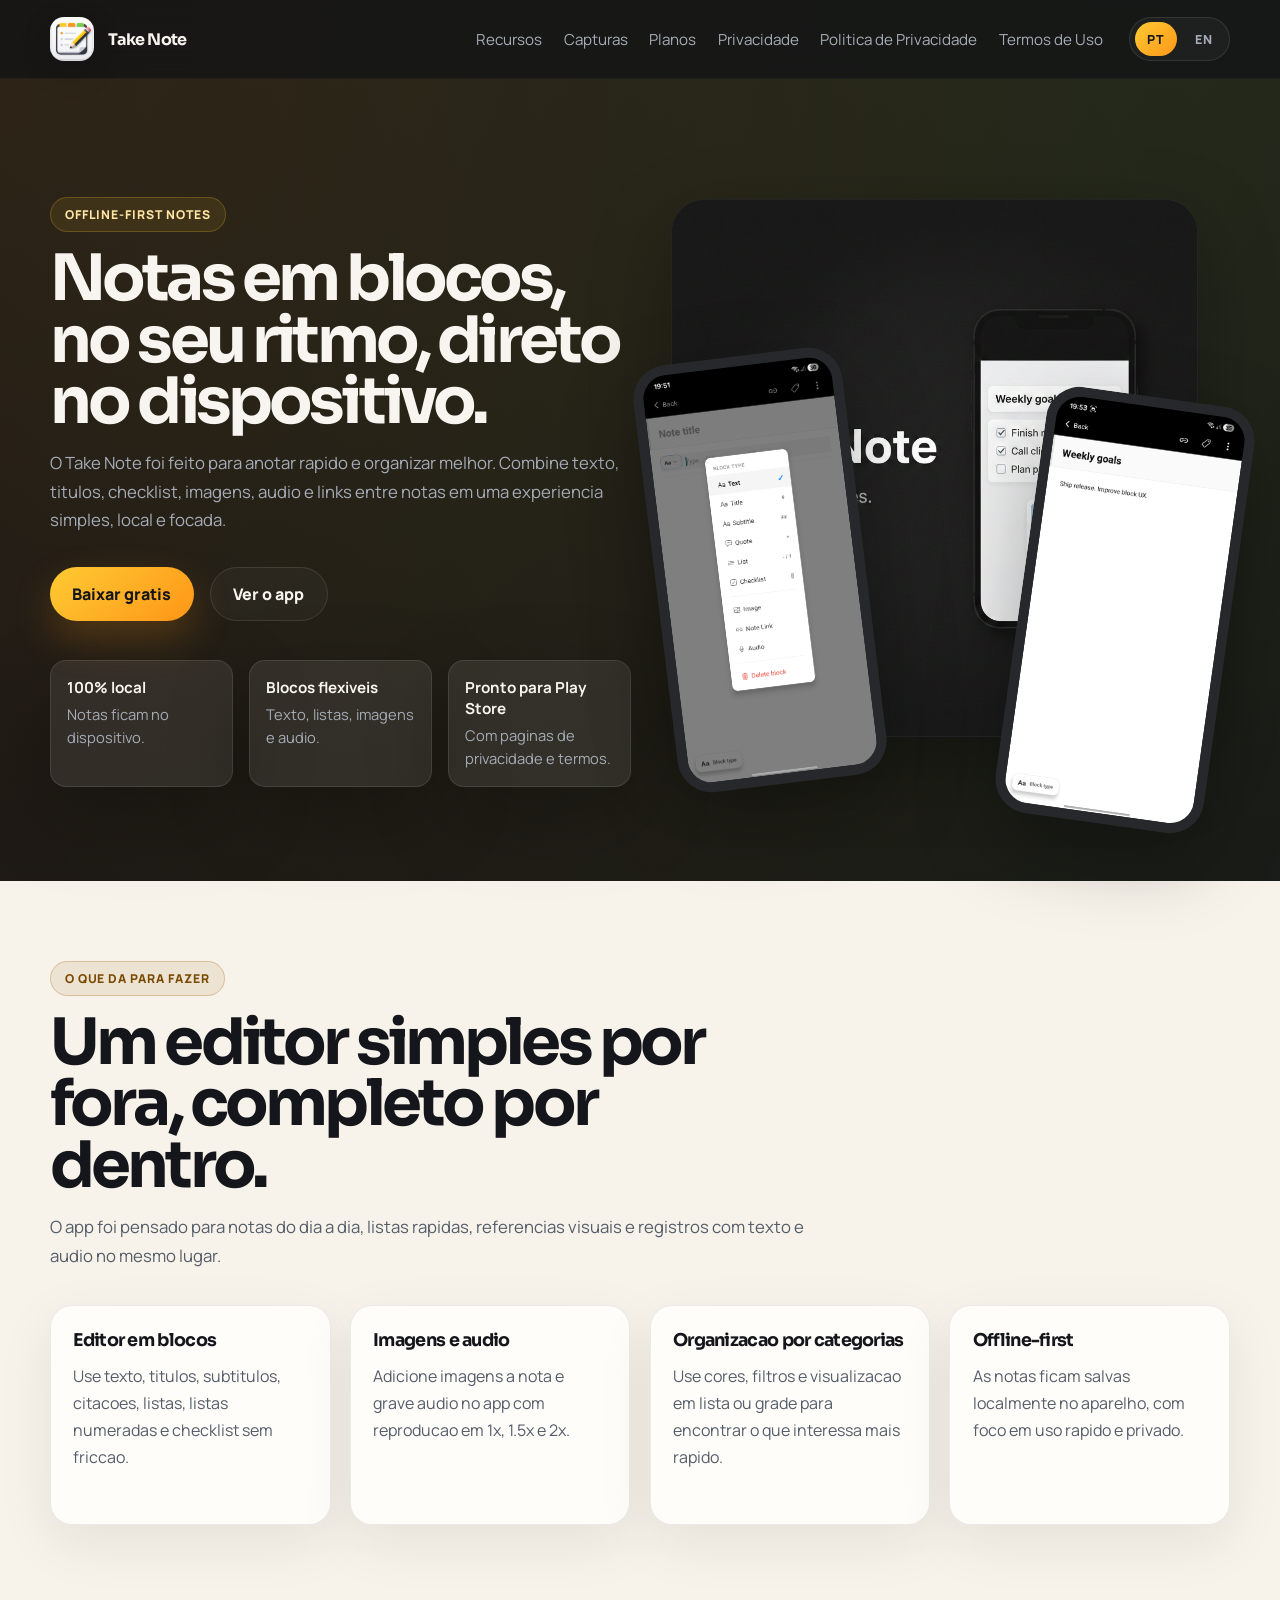
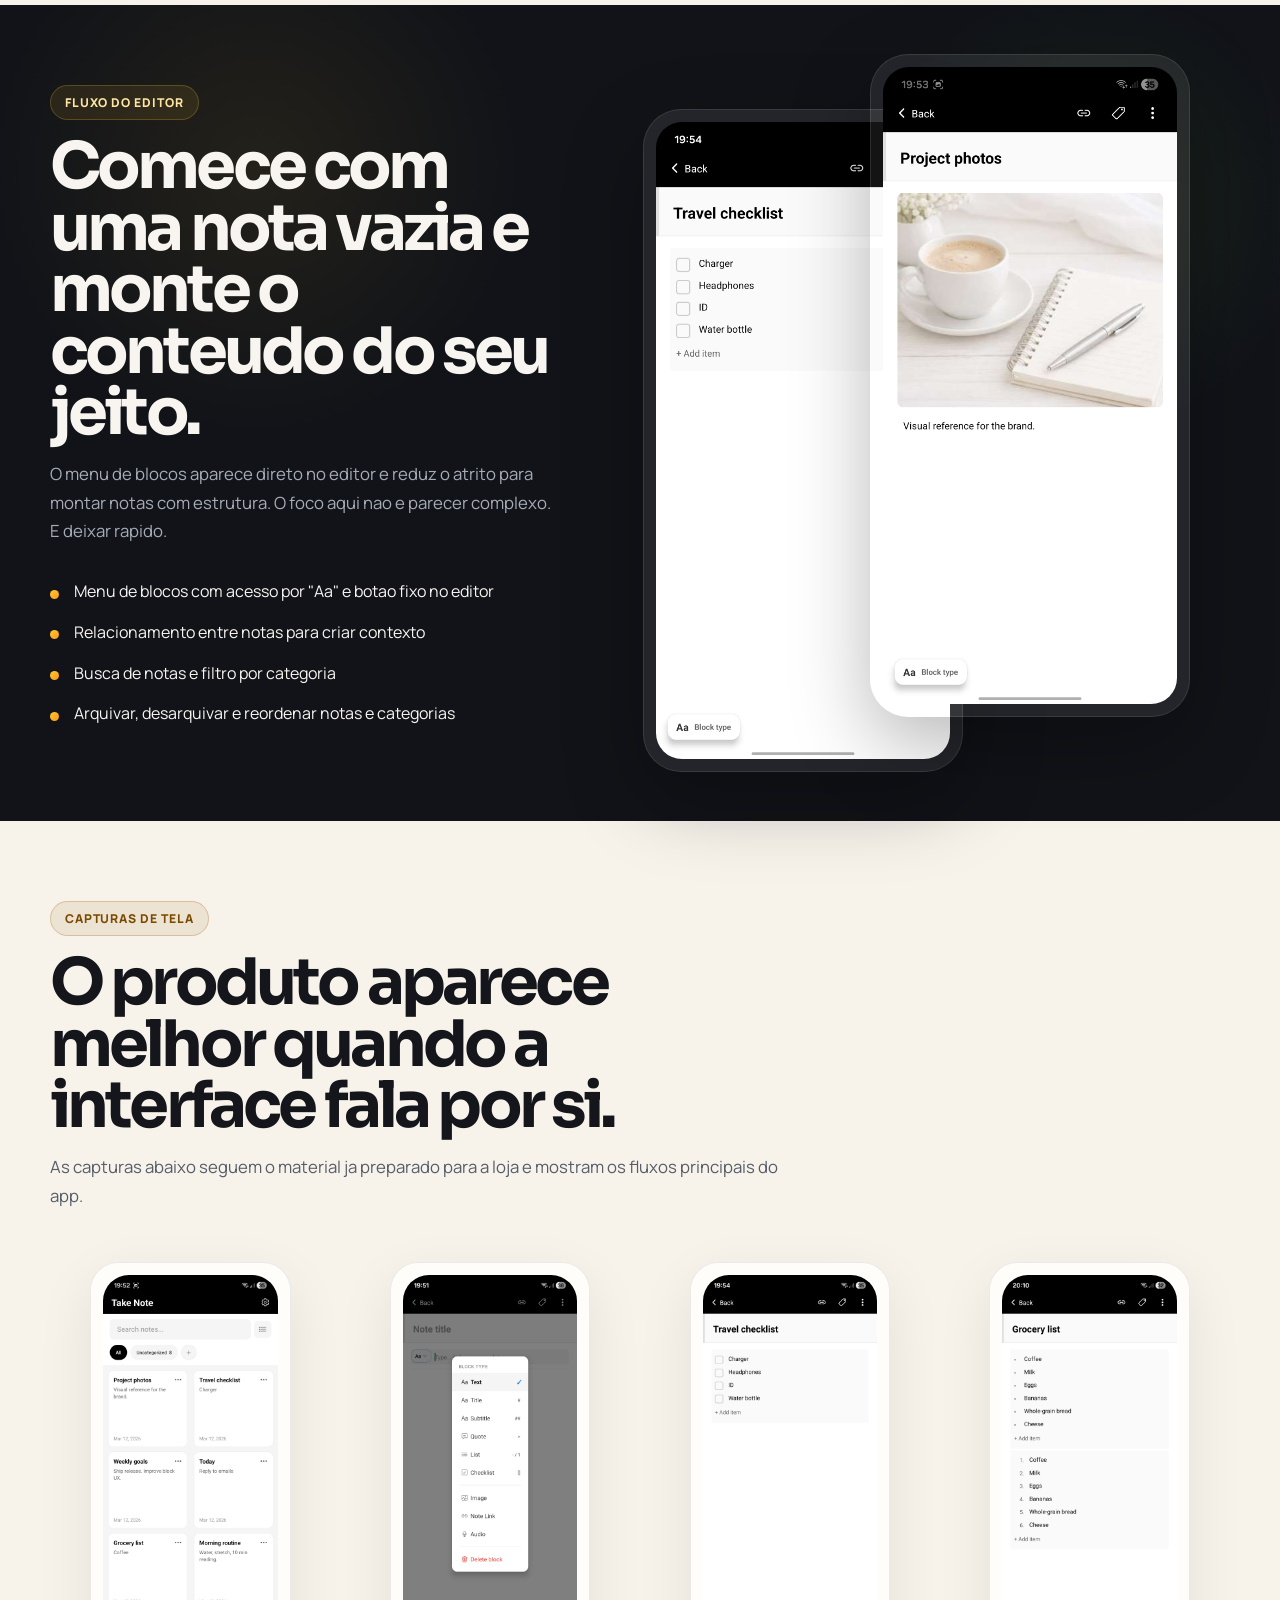
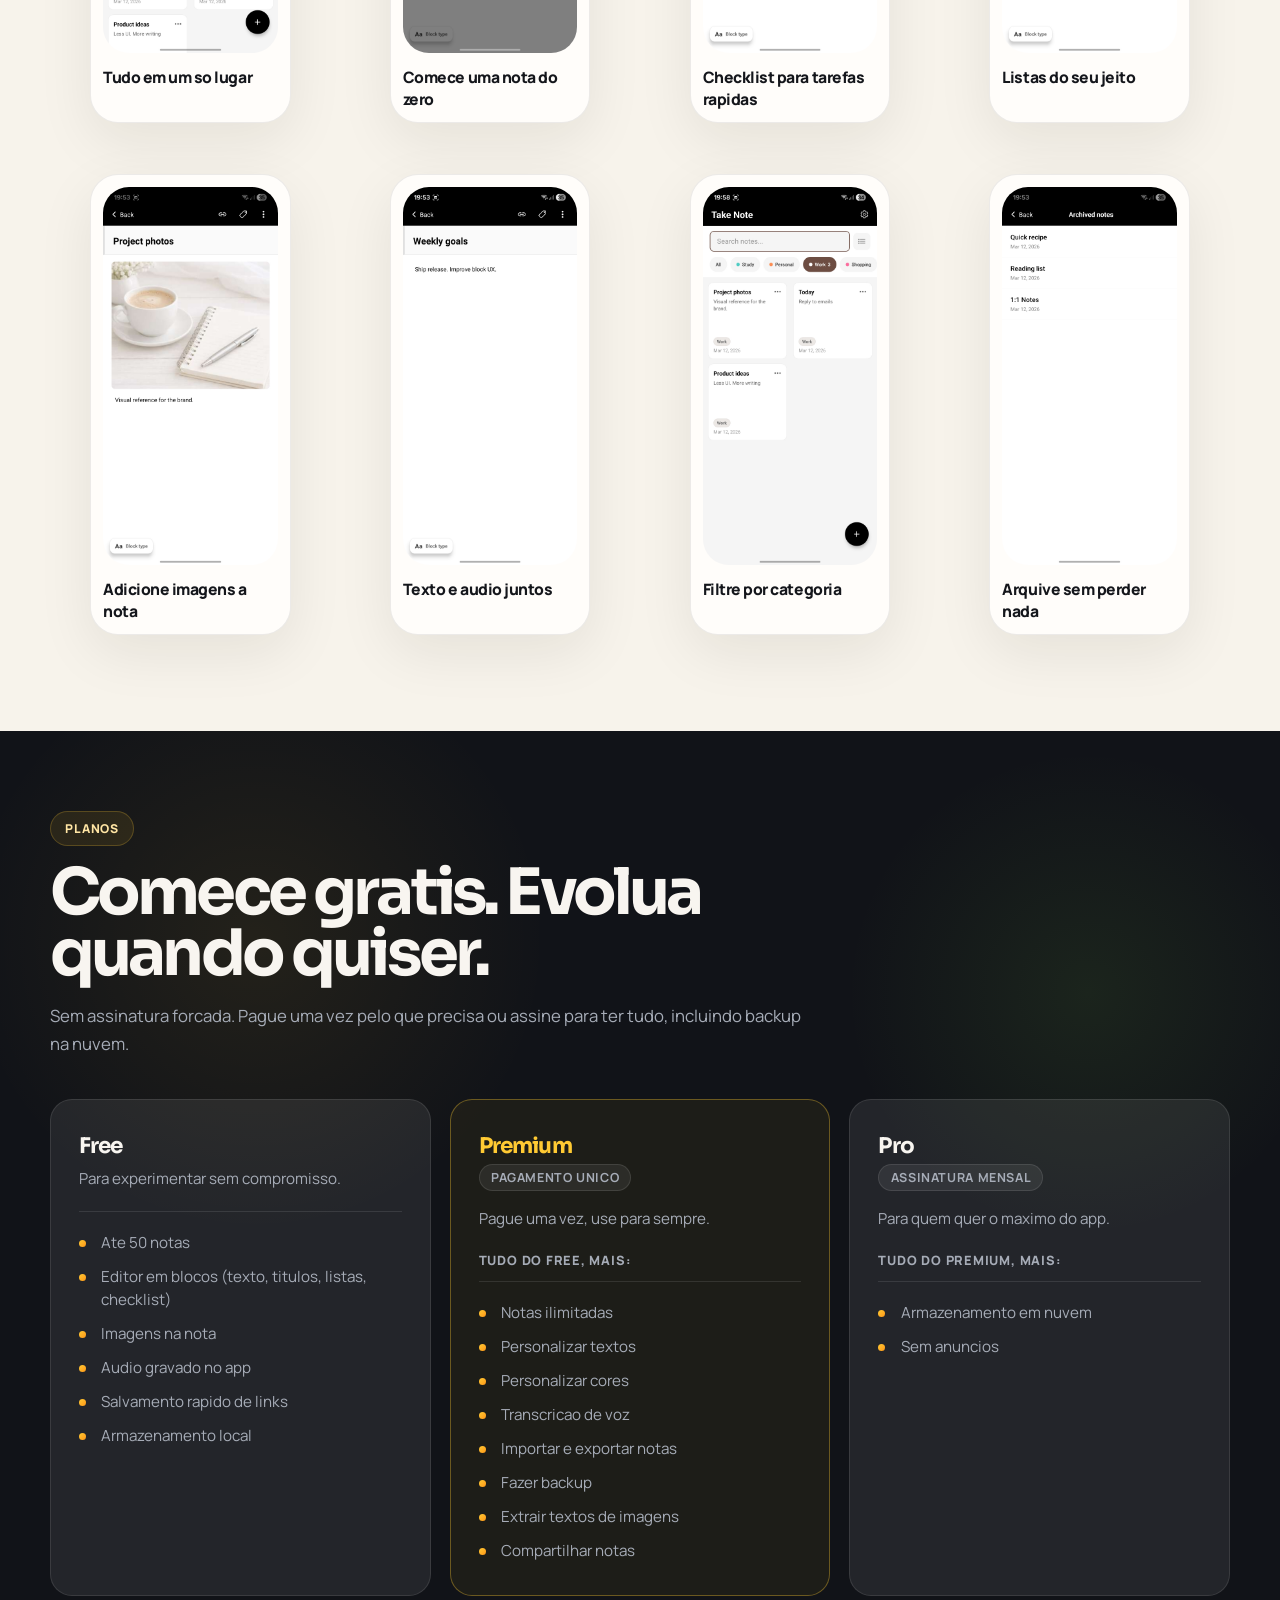
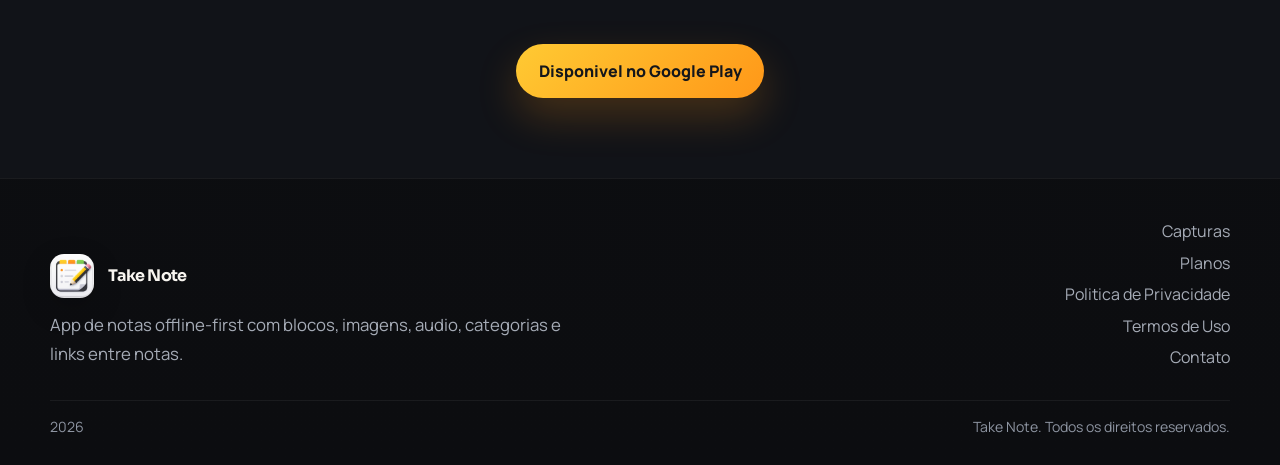
<file: public/index.html>
<!DOCTYPE html>
<html lang="pt-BR">
<head>
    <meta charset="UTF-8">
    <meta name="viewport" content="width=device-width, initial-scale=1.0">
    <title>Take Note | Notas offline em blocos</title>
    <meta
        name="description"
        content="Take Note e um app de notas offline-first com editor em blocos, imagens, audio, checklist, categorias e links entre notas."
    >
    <link rel="icon" type="image/png" href="assets/icon-app.png">
    <link rel="apple-touch-icon" href="assets/icon-app.png">
    <link rel="preconnect" href="https://fonts.googleapis.com">
    <link rel="preconnect" href="https://fonts.gstatic.com" crossorigin>
    <link href="https://fonts.googleapis.com/css2?family=Manrope:wght@400;500;700;800&family=Sora:wght@600;700;800&display=swap" rel="stylesheet">
    <link rel="stylesheet" href="style.css">
</head>
<body class="site-body" data-page="landing">
    <header class="site-header">
        <div class="shell nav-shell">
            <a class="brand" href="#top" aria-label="Take Note">
                <img src="assets/icon-app.png" alt="Take Note app icon" data-i18n-alt="brand_icon_alt">
                <span>Take Note</span>
            </a>

            <button id="menu-button" class="menu-button" type="button" aria-expanded="false" aria-controls="site-menu" data-i18n="menu_button">
                Menu
            </button>

            <nav id="site-menu" class="site-nav">
                <a href="#recursos" data-i18n="nav_features">Recursos</a>
                <a href="#capturas" data-i18n="nav_screenshots">Capturas</a>
                <a href="#planos" data-i18n="nav_plans">Planos</a>
                <a href="#privacidade" data-i18n="nav_privacy_section">Privacidade</a>
                <a data-legal-link="privacy" href="privacy-policy.html" data-i18n="nav_privacy_page">Politica de Privacidade</a>
                <a data-legal-link="terms" href="terms-and-conditions.html" data-i18n="nav_terms_page">Termos de Uso</a>

                <div class="language-switcher" aria-label="Language switcher">
                    <button class="lang-option" type="button" data-lang-option="pt">PT</button>
                    <button class="lang-option" type="button" data-lang-option="en">EN</button>
                </div>
            </nav>
        </div>
    </header>

    <main id="top">
        <section class="hero">
            <div class="shell hero-grid">
                <div class="hero-copy">
                    <div class="eyebrow" data-i18n="hero_eyebrow">Offline-first notes</div>
                    <h1 data-i18n="hero_title">Notas em blocos, no seu ritmo, direto no dispositivo.</h1>
                    <p class="hero-text" data-i18n="hero_text">
                        O Take Note foi feito para anotar rapido e organizar melhor.
                        Combine texto, titulos, checklist, imagens, audio e links entre notas
                        em uma experiencia simples, local e focada.
                    </p>

                    <div class="hero-actions">
                        <a class="button button-primary" href="https://play.google.com/store/apps/details?id=com.devboot.takenote" target="_blank" rel="noopener" data-i18n="hero_download">
                            Baixar gratis
                        </a>
                        <a class="button button-secondary" href="#capturas" data-i18n="hero_view">
                            Ver o app
                        </a>
                    </div>

                    <div class="hero-highlights">
                        <div class="highlight-chip">
                            <strong data-i18n="hero_chip_local_title">100% local</strong>
                            <span data-i18n="hero_chip_local_text">Notas ficam no dispositivo.</span>
                        </div>
                        <div class="highlight-chip">
                            <strong data-i18n="hero_chip_blocks_title">Blocos flexiveis</strong>
                            <span data-i18n="hero_chip_blocks_text">Texto, listas, imagens e audio.</span>
                        </div>
                        <div class="highlight-chip">
                            <strong data-i18n="hero_chip_store_title">Pronto para Play Store</strong>
                            <span data-i18n="hero_chip_store_text">Com paginas de privacidade e termos.</span>
                        </div>
                    </div>
                </div>

                <div class="hero-visual">
                    <div class="visual-card visual-card-back">
                        <img src="assets/recurso-grafico.png" alt="Take Note hero artwork" data-i18n-alt="hero_art_alt">
                    </div>
                    <div class="visual-card visual-shot visual-shot-left">
                        <img src="assets/2-Criação de nota com menu aberto.jpg" alt="Creating a note with block menu open" data-i18n-alt="hero_left_alt">
                    </div>
                    <div class="visual-card visual-shot visual-shot-right">
                        <img src="assets/6-Nota com anotações.jpg" alt="Note with text and audio" data-i18n-alt="hero_right_alt">
                    </div>
                </div>
            </div>
        </section>

        <section id="recursos" class="section section-cream">
            <div class="shell">
                <div class="section-heading">
                    <span class="section-kicker" data-i18n="features_kicker">O que da para fazer</span>
                    <h2 data-i18n="features_title">Um editor simples por fora, completo por dentro.</h2>
                    <p data-i18n="features_text">
                        O app foi pensado para notas do dia a dia, listas rapidas, referencias visuais
                        e registros com texto e audio no mesmo lugar.
                    </p>
                </div>

                <div class="feature-grid">
                    <article class="feature-card">
                        <h3 data-i18n="feature_editor_title">Editor em blocos</h3>
                        <p data-i18n="feature_editor_text">Use texto, titulos, subtitulos, citacoes, listas, listas numeradas e checklist sem friccao.</p>
                    </article>
                    <article class="feature-card">
                        <h3 data-i18n="feature_media_title">Imagens e audio</h3>
                        <p data-i18n="feature_media_text">Adicione imagens a nota e grave audio no app com reproducao em 1x, 1.5x e 2x.</p>
                    </article>
                    <article class="feature-card">
                        <h3 data-i18n="feature_categories_title">Organizacao por categorias</h3>
                        <p data-i18n="feature_categories_text">Use cores, filtros e visualizacao em lista ou grade para encontrar o que interessa mais rapido.</p>
                    </article>
                    <article class="feature-card">
                        <h3 data-i18n="feature_offline_title">Offline-first</h3>
                        <p data-i18n="feature_offline_text">As notas ficam salvas localmente no aparelho, com foco em uso rapido e privado.</p>
                    </article>
                </div>
            </div>
        </section>

        <section class="section section-dark">
            <div class="shell details-grid">
                <div>
                    <span class="section-kicker" data-i18n="workflow_kicker">Fluxo do editor</span>
                    <h2 data-i18n="workflow_title">Comece com uma nota vazia e monte o conteudo do seu jeito.</h2>
                    <p class="muted" data-i18n="workflow_text">
                        O menu de blocos aparece direto no editor e reduz o atrito para montar notas
                        com estrutura. O foco aqui nao e parecer complexo. E deixar rapido.
                    </p>

                    <ul class="bullet-list">
                        <li data-i18n="workflow_item_1">Menu de blocos com acesso por "Aa" e botao fixo no editor</li>
                        <li data-i18n="workflow_item_2">Relacionamento entre notas para criar contexto</li>
                        <li data-i18n="workflow_item_3">Busca de notas e filtro por categoria</li>
                        <li data-i18n="workflow_item_4">Arquivar, desarquivar e reordenar notas e categorias</li>
                    </ul>
                </div>

                <div class="stacked-phones">
                    <figure class="phone-frame">
                        <img src="assets/3-nota com checklist.jpg" alt="Note with checklist" data-i18n-alt="workflow_phone_1_alt">
                    </figure>
                    <figure class="phone-frame offset-phone">
                        <img src="assets/5-Nota com imagem.jpg" alt="Note with image blocks" data-i18n-alt="workflow_phone_2_alt">
                    </figure>
                </div>
            </div>
        </section>

        <section id="capturas" class="section section-cream">
            <div class="shell">
                <div class="section-heading">
                    <span class="section-kicker" data-i18n="screens_kicker">Capturas de tela</span>
                    <h2 data-i18n="screens_title">O produto aparece melhor quando a interface fala por si.</h2>
                    <p data-i18n="screens_text">
                        As capturas abaixo seguem o material ja preparado para a loja e mostram
                        os fluxos principais do app.
                    </p>
                </div>

                <div class="gallery-grid">
                    <figure class="gallery-card">
                        <img src="assets/1-Home-lista de notas.jpg" alt="Home screen with notes list" data-i18n-alt="screen_1_alt">
                        <figcaption data-i18n="screen_1_caption">Tudo em um so lugar</figcaption>
                    </figure>
                    <figure class="gallery-card">
                        <img src="assets/2-Criação de nota com menu aberto.jpg" alt="New note with menu open" data-i18n-alt="screen_2_alt">
                        <figcaption data-i18n="screen_2_caption">Comece uma nota do zero</figcaption>
                    </figure>
                    <figure class="gallery-card">
                        <img src="assets/3-nota com checklist.jpg" alt="Note with checklist" data-i18n-alt="screen_3_alt">
                        <figcaption data-i18n="screen_3_caption">Checklist para tarefas rapidas</figcaption>
                    </figure>
                    <figure class="gallery-card">
                        <img src="assets/4-lista numerada e normal.jpg" alt="Note with numbered and bullet lists" data-i18n-alt="screen_4_alt">
                        <figcaption data-i18n="screen_4_caption">Listas do seu jeito</figcaption>
                    </figure>
                    <figure class="gallery-card">
                        <img src="assets/5-Nota com imagem.jpg" alt="Note with image" data-i18n-alt="screen_5_alt">
                        <figcaption data-i18n="screen_5_caption">Adicione imagens a nota</figcaption>
                    </figure>
                    <figure class="gallery-card">
                        <img src="assets/6-Nota com anotações.jpg" alt="Note with text and audio" data-i18n-alt="screen_6_alt">
                        <figcaption data-i18n="screen_6_caption">Texto e audio juntos</figcaption>
                    </figure>
                    <figure class="gallery-card">
                        <img src="assets/7-listagem com categoria selecionada.jpg" alt="Notes filtered by category" data-i18n-alt="screen_7_alt">
                        <figcaption data-i18n="screen_7_caption">Filtre por categoria</figcaption>
                    </figure>
                    <figure class="gallery-card">
                        <img src="assets/8-Notas arquivadas.jpg" alt="Archived notes screen" data-i18n-alt="screen_8_alt">
                        <figcaption data-i18n="screen_8_caption">Arquive sem perder nada</figcaption>
                    </figure>
                </div>
            </div>
        </section>

        <section id="planos" class="section section-dark">
            <div class="shell">
                <div class="section-heading">
                    <span class="section-kicker" data-i18n="plans_kicker">Planos</span>
                    <h2 data-i18n="plans_title">Comece gratis. Evolua quando quiser.</h2>
                    <p data-i18n="plans_text">
                        Sem assinatura forcada. Pague uma vez pelo que precisa
                        ou assine para ter tudo, incluindo backup na nuvem.
                    </p>
                </div>

                <div class="pricing-grid">
                    <div class="pricing-card">
                        <div class="pricing-tier">Free</div>
                        <p class="pricing-desc">Para experimentar sem compromisso.</p>
                        <ul class="pricing-features">
                            <li>Ate 50 notas</li>
                            <li>Editor em blocos (texto, titulos, listas, checklist)</li>
                            <li>Imagens na nota</li>
                            <li>Audio gravado no app</li>
                            <li>Salvamento rapido de links</li>
                            <li>Armazenamento local</li>
                        </ul>
                    </div>

                    <div class="pricing-card pricing-card-highlight">
                        <div class="pricing-tier">Premium</div>
                        <div class="pricing-type">Pagamento unico</div>
                        <p class="pricing-desc">Pague uma vez, use para sempre.</p>
                        <div class="pricing-inherit">Tudo do Free, mais:</div>
                        <ul class="pricing-features">
                            <li>Notas ilimitadas</li>
                            <li>Personalizar textos</li>
                            <li>Personalizar cores</li>
                            <li>Transcricao de voz</li>
                            <li>Importar e exportar notas</li>
                            <li>Fazer backup</li>
                            <li>Extrair textos de imagens</li>
                            <li>Compartilhar notas</li>
                        </ul>
                    </div>

                    <div class="pricing-card">
                        <div class="pricing-tier">Pro</div>
                        <div class="pricing-type">Assinatura mensal</div>
                        <p class="pricing-desc">Para quem quer o maximo do app.</p>
                        <div class="pricing-inherit">Tudo do Premium, mais:</div>
                        <ul class="pricing-features">
                            <li>Armazenamento em nuvem</li>
                            <li>Sem anuncios</li>
                        </ul>
                    </div>
                </div>

                <div class="pricing-cta">
                    <a class="button button-primary" href="https://play.google.com/store/apps/details?id=com.devboot.takenote" target="_blank" rel="noopener" data-i18n="plans_cta">
                        Disponivel no Google Play
                    </a>
                </div>
            </div>
        </section>
    </main>

    <footer class="site-footer">
        <div class="shell footer-grid">
            <div>
                <a class="brand brand-footer" href="#top" aria-label="Take Note">
                    <img src="assets/icon-app.png" alt="Take Note app icon" data-i18n-alt="brand_icon_alt">
                    <span>Take Note</span>
                </a>
                <p class="footer-copy" data-i18n="footer_copy">
                    App de notas offline-first com blocos, imagens, audio, categorias e links entre notas.
                </p>
            </div>

            <div class="footer-links">
                <a href="#capturas" data-i18n="nav_screenshots">Capturas</a>
                <a href="#planos" data-i18n="nav_plans">Planos</a>
                <a data-legal-link="privacy" href="privacy-policy.html" data-i18n="nav_privacy_page">Politica de Privacidade</a>
                <a data-legal-link="terms" href="terms-and-conditions.html" data-i18n="nav_terms_page">Termos de Uso</a>
                <a href="mailto:tecnlogiadevboot@gmail.com" data-i18n="footer_contact">Contato</a>
            </div>
        </div>

        <div class="shell footer-meta">
            <span id="current-year"></span>
            <span data-i18n="footer_rights">Take Note. Todos os direitos reservados.</span>
        </div>
    </footer>

    <script src="script.js"></script>
</body>
</html>
</file>
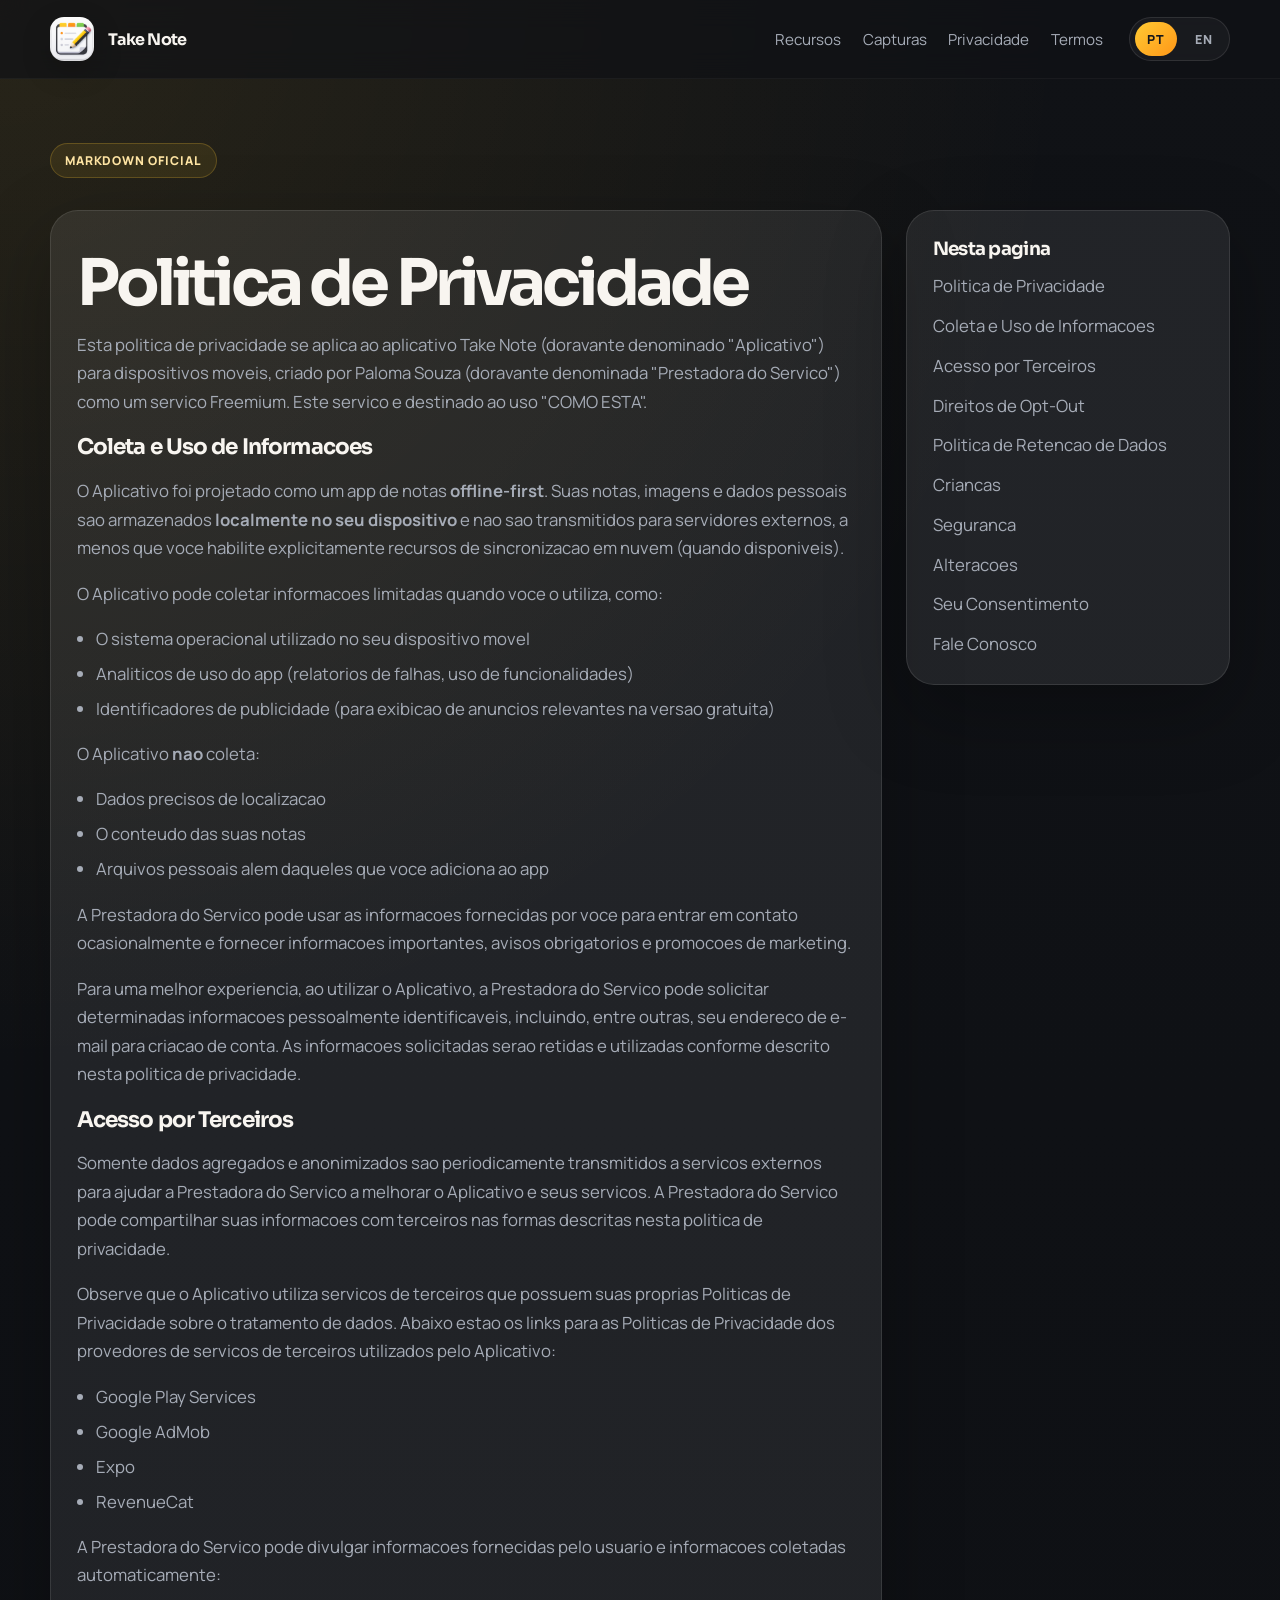
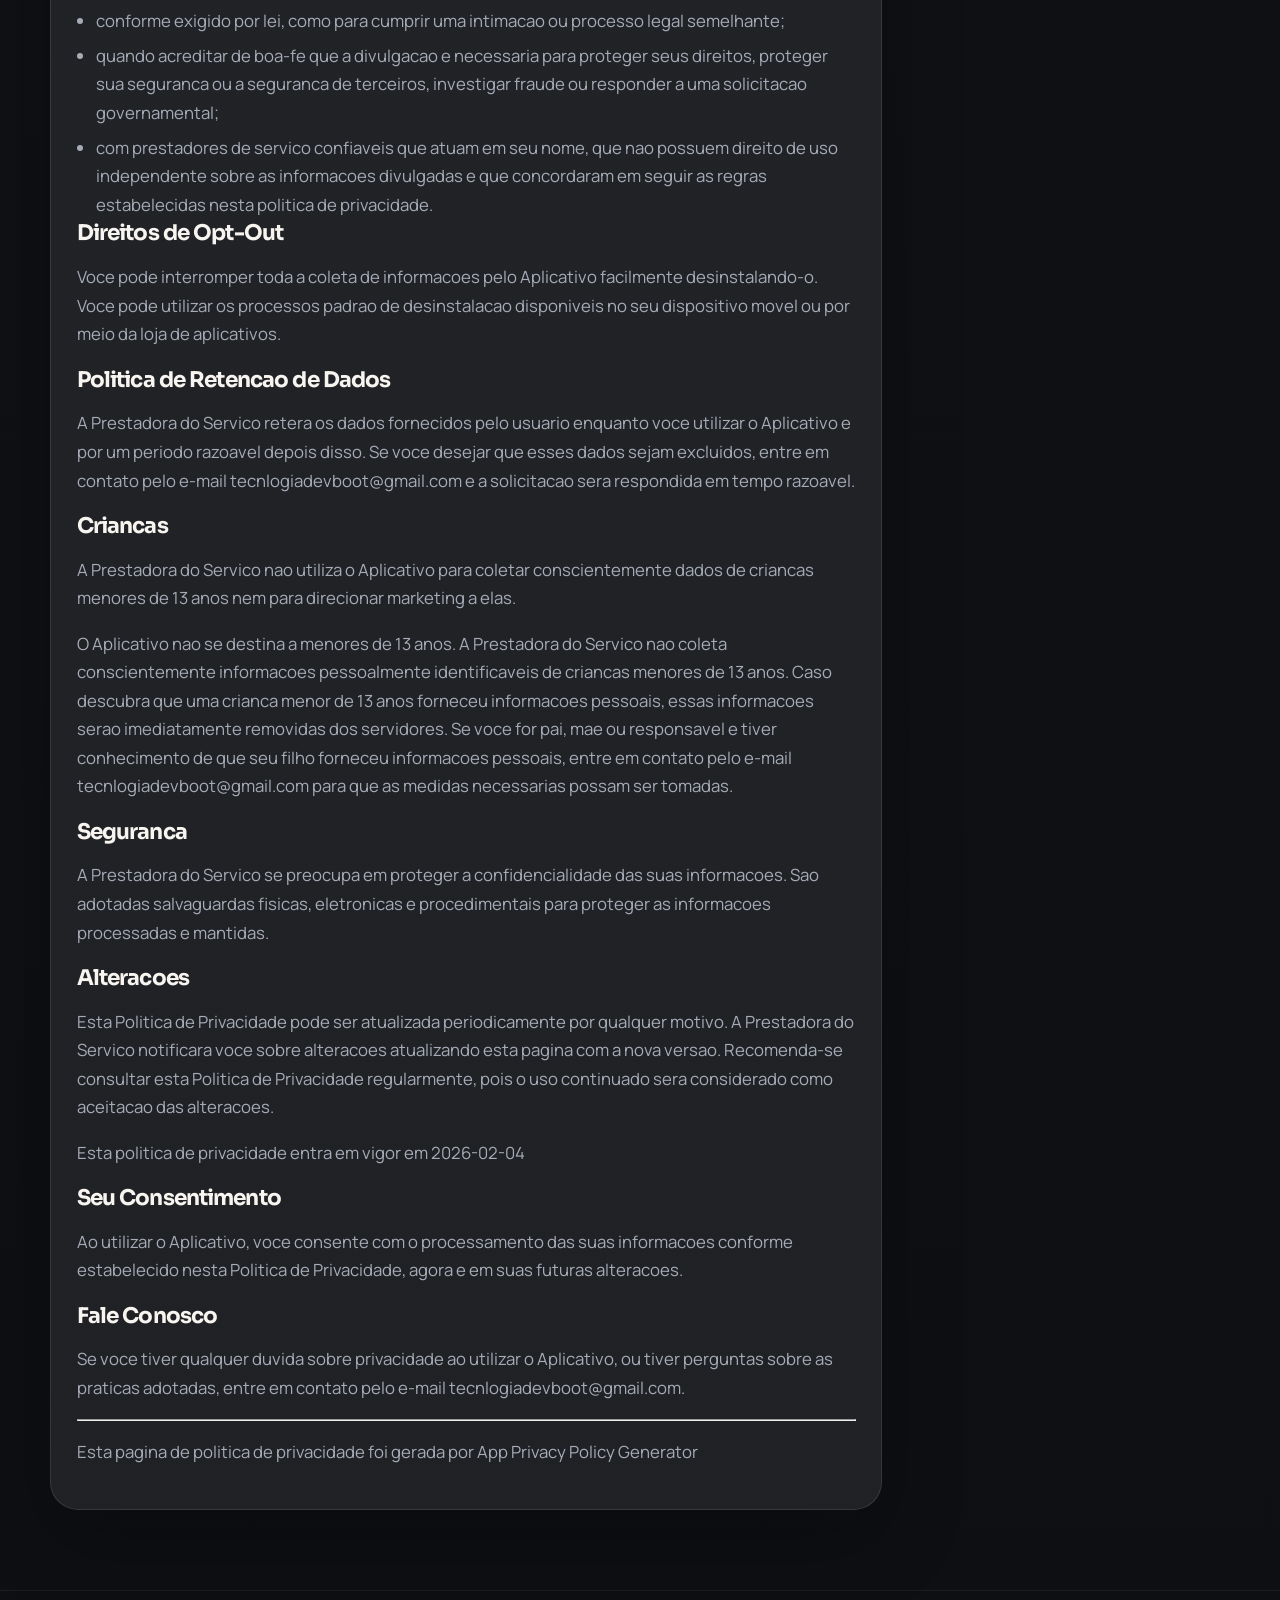
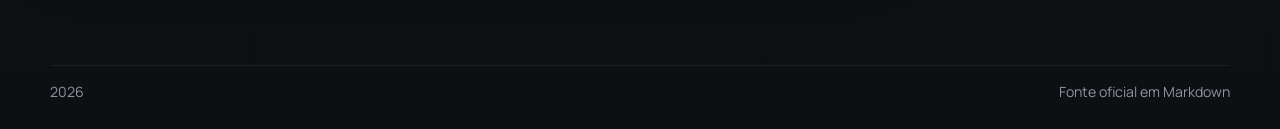
<file: public/privacy-policy.html>
<!DOCTYPE html>
<html lang="pt-BR">
<head>
    <meta charset="UTF-8">
    <meta name="viewport" content="width=device-width, initial-scale=1.0">
    <title>Take Note | Politica de Privacidade</title>
    <meta name="description" content="Politica de Privacidade oficial do app Take Note, renderizada a partir do arquivo Markdown oficial.">
    <link rel="icon" type="image/png" href="assets/icon-app.png">
    <link rel="apple-touch-icon" href="assets/icon-app.png">
    <link rel="preconnect" href="https://fonts.googleapis.com">
    <link rel="preconnect" href="https://fonts.gstatic.com" crossorigin>
    <link href="https://fonts.googleapis.com/css2?family=Manrope:wght@400;500;700;800&family=Sora:wght@600;700;800&display=swap" rel="stylesheet">
    <link rel="stylesheet" href="style.css">
</head>
<body
    class="site-body legal-page"
    data-page="privacy"
    data-legal-doc-pt="privacy-policy.pt-BR.md"
    data-legal-doc-en="privacy-policy.md"
>
    <header class="site-header">
        <div class="shell nav-shell">
            <a class="brand" href="index.html" aria-label="Take Note">
                <img src="assets/icon-app.png" alt="Take Note app icon" data-i18n-alt="brand_icon_alt">
                <span>Take Note</span>
            </a>

            <button id="menu-button" class="menu-button" type="button" aria-expanded="false" aria-controls="site-menu" data-i18n="menu_button">
                Menu
            </button>

            <nav id="site-menu" class="site-nav">
                <a href="index.html#recursos" data-i18n="nav_features">Recursos</a>
                <a href="index.html#capturas" data-i18n="nav_screenshots">Capturas</a>
                <a data-legal-link="privacy" href="privacy-policy.html" data-i18n="nav_privacy_short">Privacidade</a>
                <a data-legal-link="terms" href="terms-and-conditions.html" data-i18n="nav_terms_short">Termos</a>

                <div class="language-switcher" aria-label="Language switcher">
                    <button class="lang-option" type="button" data-lang-option="pt">PT</button>
                    <button class="lang-option" type="button" data-lang-option="en">EN</button>
                </div>
            </nav>
        </div>
    </header>

    <main class="legal-template">
        <div class="shell">
            <span id="legal-label" class="section-kicker" data-i18n="legal_doc_label">Markdown oficial</span>

            <div class="legal-layout">
                <article id="legal-content" class="content-card">
                    <p data-i18n="legal_loading">Carregando documento...</p>
                </article>

                <aside class="legal-summary">
                    <h2 data-i18n="legal_toc_title">Nesta pagina</h2>
                    <ul id="legal-toc">
                        <li><a id="legal-source-link" href="privacy-policy.pt-BR.md" data-i18n="legal_open_md">Abrir Markdown oficial</a></li>
                    </ul>
                </aside>
            </div>
        </div>
    </main>

    <footer class="site-footer">
        <div class="shell footer-meta">
            <span id="current-year"></span>
            <span><a id="legal-footer-link" href="privacy-policy.pt-BR.md" data-i18n="legal_footer_source">Fonte oficial em Markdown</a></span>
        </div>
    </footer>

    <script src="script.js"></script>
    <script src="legal-doc.js"></script>
</body>
</html>
</file>
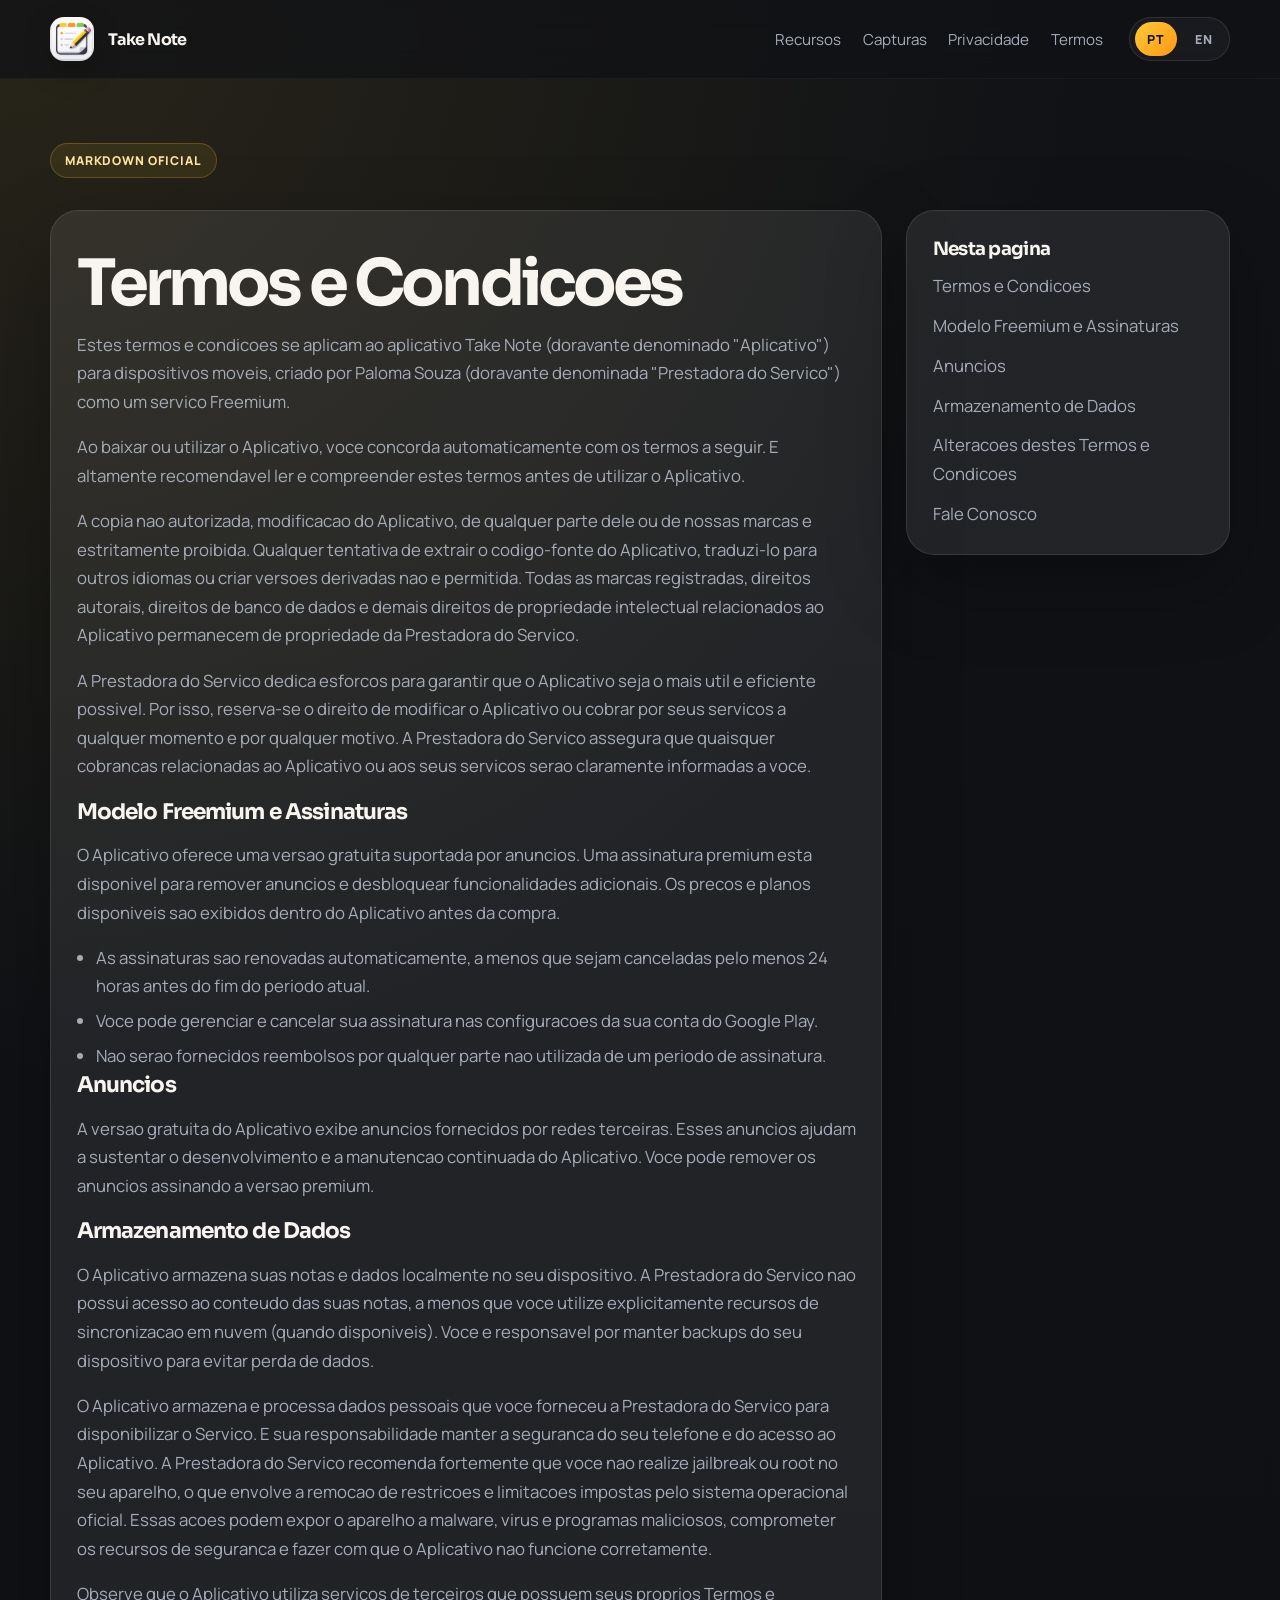
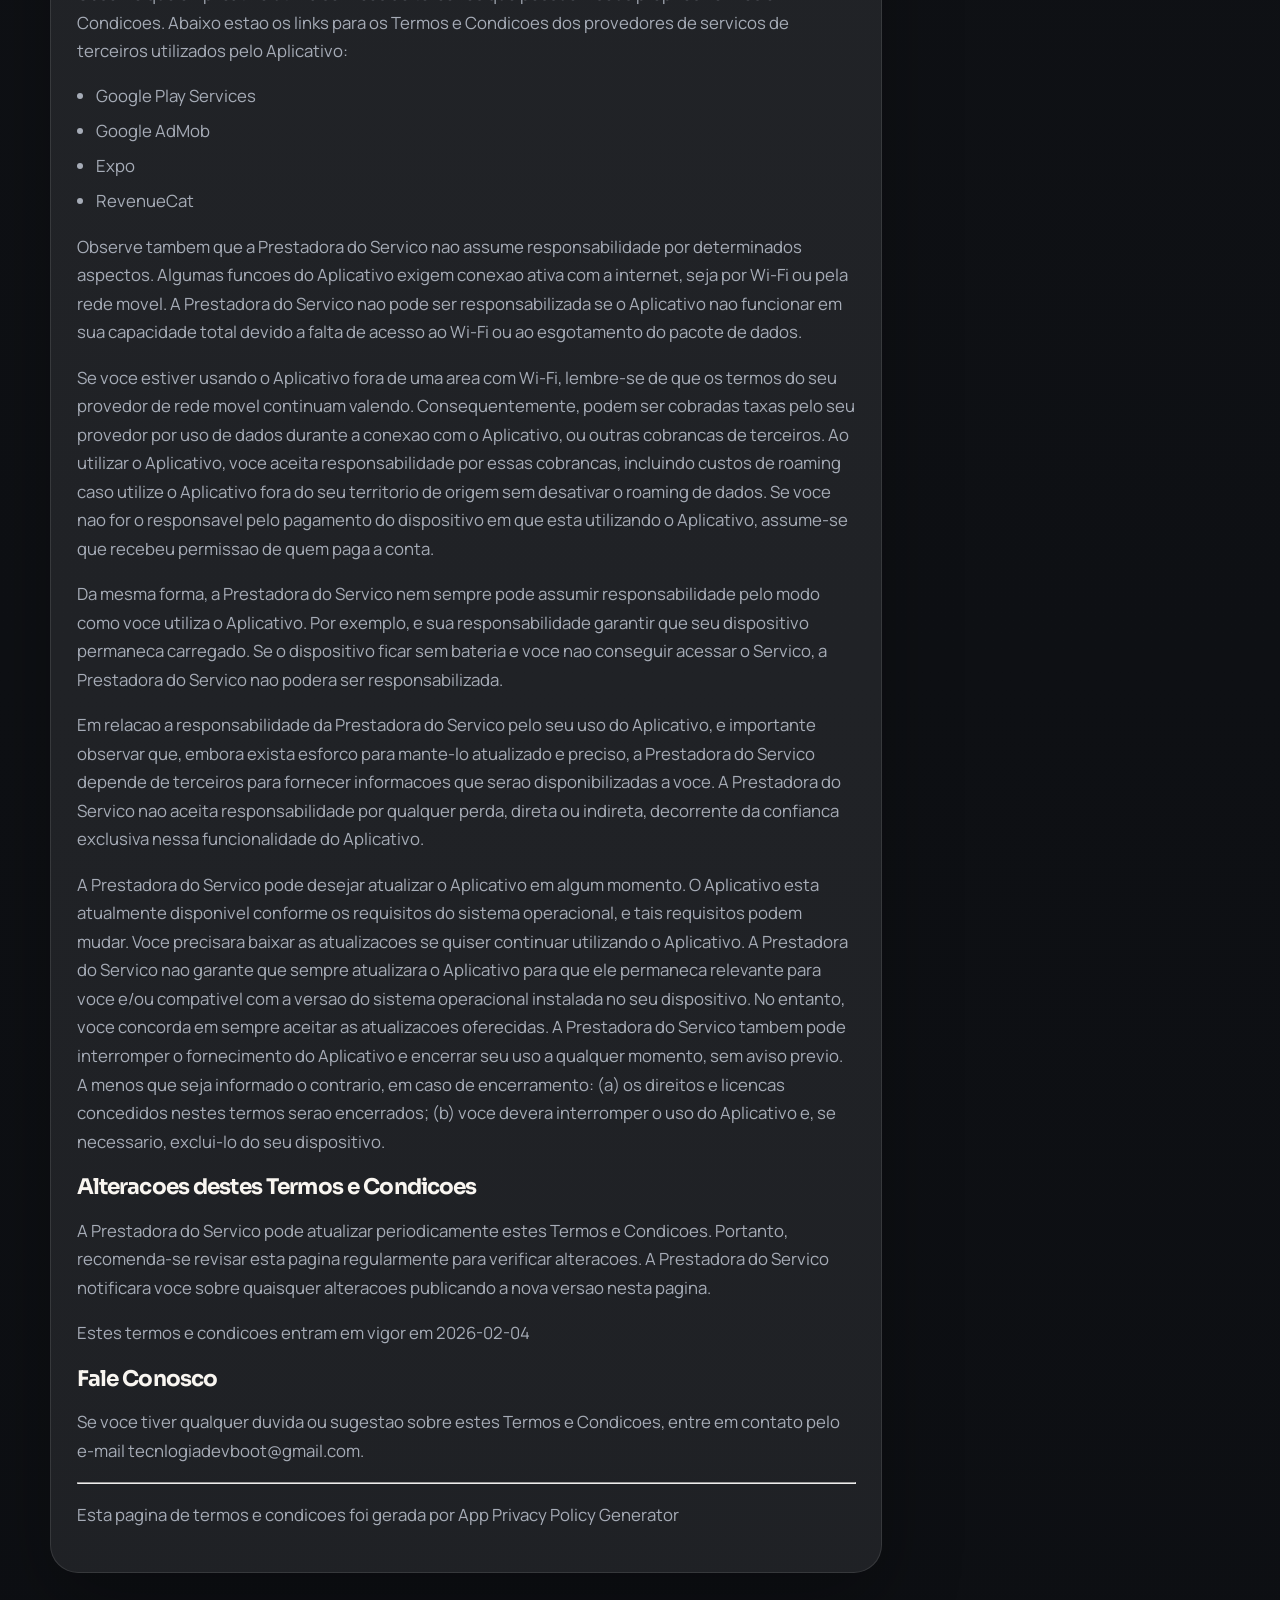
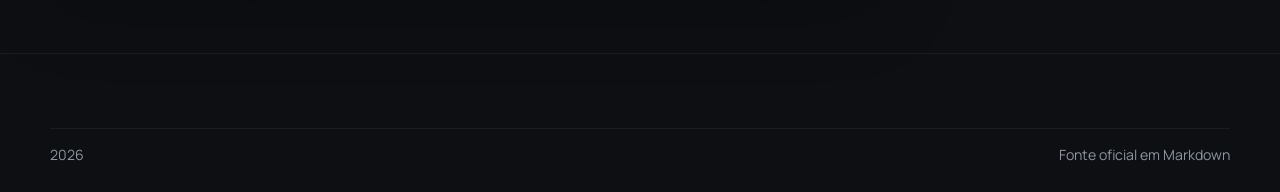
<file: public/terms-and-conditions.html>
<!DOCTYPE html>
<html lang="pt-BR">
<head>
    <meta charset="UTF-8">
    <meta name="viewport" content="width=device-width, initial-scale=1.0">
    <title>Take Note | Termos de Uso</title>
    <meta name="description" content="Termos de Uso oficiais do app Take Note, renderizados a partir do arquivo Markdown oficial.">
    <link rel="icon" type="image/png" href="assets/icon-app.png">
    <link rel="apple-touch-icon" href="assets/icon-app.png">
    <link rel="preconnect" href="https://fonts.googleapis.com">
    <link rel="preconnect" href="https://fonts.gstatic.com" crossorigin>
    <link href="https://fonts.googleapis.com/css2?family=Manrope:wght@400;500;700;800&family=Sora:wght@600;700;800&display=swap" rel="stylesheet">
    <link rel="stylesheet" href="style.css">
</head>
<body
    class="site-body legal-page"
    data-page="terms"
    data-legal-doc-pt="terms-and-conditions.pt-BR.md"
    data-legal-doc-en="terms-and-conditions.md"
>
    <header class="site-header">
        <div class="shell nav-shell">
            <a class="brand" href="index.html" aria-label="Take Note">
                <img src="assets/icon-app.png" alt="Take Note app icon" data-i18n-alt="brand_icon_alt">
                <span>Take Note</span>
            </a>

            <button id="menu-button" class="menu-button" type="button" aria-expanded="false" aria-controls="site-menu" data-i18n="menu_button">
                Menu
            </button>

            <nav id="site-menu" class="site-nav">
                <a href="index.html#recursos" data-i18n="nav_features">Recursos</a>
                <a href="index.html#capturas" data-i18n="nav_screenshots">Capturas</a>
                <a data-legal-link="privacy" href="privacy-policy.html" data-i18n="nav_privacy_short">Privacidade</a>
                <a data-legal-link="terms" href="terms-and-conditions.html" data-i18n="nav_terms_short">Termos</a>

                <div class="language-switcher" aria-label="Language switcher">
                    <button class="lang-option" type="button" data-lang-option="pt">PT</button>
                    <button class="lang-option" type="button" data-lang-option="en">EN</button>
                </div>
            </nav>
        </div>
    </header>

    <main class="legal-template">
        <div class="shell">
            <span id="legal-label" class="section-kicker" data-i18n="legal_doc_label">Markdown oficial</span>

            <div class="legal-layout">
                <article id="legal-content" class="content-card">
                    <p data-i18n="legal_loading">Carregando documento...</p>
                </article>

                <aside class="legal-summary">
                    <h2 data-i18n="legal_toc_title">Nesta pagina</h2>
                    <ul id="legal-toc">
                        <li><a id="legal-source-link" href="terms-and-conditions.pt-BR.md" data-i18n="legal_open_md">Abrir Markdown oficial</a></li>
                    </ul>
                </aside>
            </div>
        </div>
    </main>

    <footer class="site-footer">
        <div class="shell footer-meta">
            <span id="current-year"></span>
            <span><a id="legal-footer-link" href="terms-and-conditions.pt-BR.md" data-i18n="legal_footer_source">Fonte oficial em Markdown</a></span>
        </div>
    </footer>

    <script src="script.js"></script>
    <script src="legal-doc.js"></script>
</body>
</html>
</file>
<file: public/style.css>
:root {
    --bg: #101216;
    --bg-soft: #171b22;
    --panel: rgba(255, 255, 255, 0.08);
    --panel-strong: #f3efe7;
    --panel-cream: #f7f3eb;
    --text: #f8f5f0;
    --text-dark: #14161b;
    --muted: #a6acb7;
    --line: rgba(255, 255, 255, 0.1);
    --line-dark: rgba(20, 22, 27, 0.1);
    --yellow: #ffca33;
    --orange: #ff9718;
    --green: #81d14a;
    --shadow: 0 28px 80px rgba(0, 0, 0, 0.28);
    --radius-xl: 32px;
    --radius-lg: 22px;
    --radius-md: 16px;
    --shell: 1180px;
}

* {
    box-sizing: border-box;
}

html {
    scroll-behavior: smooth;
}

body {
    margin: 0;
    font-family: "Manrope", sans-serif;
    background:
        radial-gradient(circle at top left, rgba(255, 151, 24, 0.12), transparent 34%),
        radial-gradient(circle at top right, rgba(129, 209, 74, 0.1), transparent 28%),
        linear-gradient(180deg, #101216 0%, #0c0d10 100%);
    color: var(--text);
}

img {
    display: block;
    max-width: 100%;
}

a {
    color: inherit;
    text-decoration: none;
}

button,
input,
textarea {
    font: inherit;
}

.shell {
    width: min(calc(100% - 2rem), var(--shell));
    margin: 0 auto;
}

.site-header {
    position: sticky;
    top: 0;
    z-index: 20;
    backdrop-filter: blur(14px);
    background: rgba(16, 18, 22, 0.7);
    border-bottom: 1px solid rgba(255, 255, 255, 0.04);
}

.nav-shell {
    display: flex;
    align-items: center;
    justify-content: space-between;
    gap: 1rem;
    min-height: 78px;
}

.brand {
    display: inline-flex;
    align-items: center;
    gap: 0.9rem;
    font-family: "Sora", sans-serif;
    font-weight: 700;
    letter-spacing: -0.04em;
}

.brand img {
    width: 44px;
    height: 44px;
    border-radius: 14px;
    box-shadow: 0 10px 30px rgba(0, 0, 0, 0.18);
}

.site-nav {
    display: flex;
    align-items: center;
    gap: 1.35rem;
    color: var(--muted);
    font-size: 0.95rem;
}

.language-switcher {
    display: inline-flex;
    align-items: center;
    gap: 0.35rem;
    margin-left: 0.3rem;
    padding: 0.28rem;
    border: 1px solid var(--line);
    border-radius: 999px;
    background: rgba(255, 255, 255, 0.04);
}

.lang-option {
    border: 0;
    background: transparent;
    color: var(--muted);
    min-width: 42px;
    min-height: 34px;
    padding: 0.3rem 0.65rem;
    border-radius: 999px;
    font-size: 0.78rem;
    font-weight: 800;
    letter-spacing: 0.08em;
    text-transform: uppercase;
    cursor: pointer;
    transition: background-color 0.18s ease, color 0.18s ease, transform 0.18s ease;
}

.lang-option:hover,
.lang-option:focus-visible {
    color: var(--text);
}

.lang-option.is-active {
    color: var(--text-dark);
    background: linear-gradient(135deg, var(--yellow), var(--orange));
}

.site-nav a:hover,
.site-nav a:focus-visible,
.footer-links a:hover,
.footer-links a:focus-visible {
    color: var(--text);
}

.menu-button {
    display: none;
    border: 1px solid var(--line);
    background: transparent;
    color: var(--text);
    padding: 0.7rem 1rem;
    border-radius: 999px;
}

.hero {
    padding: 5.5rem 0 4rem;
}

.hero-grid,
.details-grid,
.legal-grid,
.footer-grid {
    display: grid;
    gap: 2.5rem;
}

.hero-grid {
    grid-template-columns: minmax(0, 1.02fr) minmax(0, 0.98fr);
    align-items: center;
}

.eyebrow,
.section-kicker {
    display: inline-flex;
    align-items: center;
    gap: 0.45rem;
    padding: 0.5rem 0.85rem;
    border-radius: 999px;
    border: 1px solid rgba(255, 202, 51, 0.22);
    background: rgba(255, 202, 51, 0.09);
    color: #ffe5a4;
    font-size: 0.76rem;
    font-weight: 800;
    letter-spacing: 0.08em;
    text-transform: uppercase;
}

.hero-copy h1,
.section-heading h2,
.details-grid h2,
.legal-copy h2,
.legal-template h1 {
    margin: 1rem 0 0;
    font-family: "Sora", sans-serif;
    font-size: clamp(2.7rem, 5vw, 5.2rem);
    line-height: 0.96;
    letter-spacing: -0.06em;
}

.hero-text,
.section-heading p,
.muted,
.legal-copy p,
.footer-copy,
.legal-template p,
.legal-template li {
    color: var(--muted);
    line-height: 1.7;
    font-size: 1.05rem;
}

.hero-actions {
    display: flex;
    flex-wrap: wrap;
    gap: 1rem;
    margin-top: 2rem;
}

.button {
    display: inline-flex;
    align-items: center;
    justify-content: center;
    min-height: 54px;
    padding: 0.95rem 1.4rem;
    border-radius: 999px;
    font-weight: 800;
    transition: transform 0.18s ease, border-color 0.18s ease, background 0.18s ease;
}

.button:hover,
.button:focus-visible,
.legal-card:hover,
.legal-card:focus-visible,
.feature-card:hover {
    transform: translateY(-2px);
}

.button-primary {
    background: linear-gradient(135deg, var(--yellow), var(--orange));
    color: var(--text-dark);
    box-shadow: 0 18px 40px rgba(255, 151, 24, 0.22);
}

.button-secondary {
    border: 1px solid var(--line);
    background: rgba(255, 255, 255, 0.03);
}

.hero-highlights {
    display: grid;
    grid-template-columns: repeat(3, minmax(0, 1fr));
    gap: 1rem;
    margin-top: 2.4rem;
}

.highlight-chip,
.feature-card,
.legal-card,
.phone-frame,
.gallery-card,
.legal-template .content-card,
.legal-summary {
    border: 1px solid var(--line);
    background: var(--panel);
    box-shadow: var(--shadow);
}

.highlight-chip {
    padding: 1rem;
    border-radius: var(--radius-md);
}

.highlight-chip strong,
.feature-card h3,
.legal-card strong,
.gallery-card figcaption,
.legal-template h2,
.legal-template h3 {
    color: var(--text);
}

.highlight-chip strong {
    display: block;
    margin-bottom: 0.35rem;
    font-size: 0.95rem;
}

.highlight-chip span,
.legal-card span {
    color: var(--muted);
    font-size: 0.92rem;
    line-height: 1.55;
}

.hero-visual {
    position: relative;
    min-height: 650px;
}

.visual-card {
    position: absolute;
    overflow: hidden;
    border-radius: 34px;
    box-shadow: var(--shadow);
}

.visual-card img {
    width: 100%;
    height: 100%;
    object-fit: cover;
}

.visual-card-back {
    inset: 2rem 2rem 5rem 0;
    background: #111;
    border: 1px solid rgba(255, 255, 255, 0.08);
}

.visual-shot {
    width: 210px;
    height: 430px;
    border: 10px solid rgba(255, 255, 255, 0.1);
    background: #0f1013;
}

.visual-shot-left {
    left: -1rem;
    bottom: 2rem;
    transform: rotate(-7deg);
}

.visual-shot-right {
    right: 0;
    bottom: -0.5rem;
    transform: rotate(8deg);
}

.section {
    padding: 5rem 0;
}

.section-cream {
    background: var(--panel-cream);
    color: var(--text-dark);
}

.section-cream .section-kicker,
.section-cream .eyebrow {
    color: #7a4a00;
    background: rgba(160, 90, 0, 0.1);
    border-color: rgba(160, 90, 0, 0.25);
}

.section-cream .section-heading p,
.section-cream .feature-card p,
.section-cream .gallery-card figcaption,
.section-cream .muted,
.section-cream .bullet-list li {
    color: #555d69;
}

.section-dark {
    background:
        radial-gradient(circle at 20% 20%, rgba(255, 202, 51, 0.08), transparent 22%),
        radial-gradient(circle at 85% 25%, rgba(129, 209, 74, 0.09), transparent 18%),
        #111318;
}

.section-legal {
    background: linear-gradient(180deg, #181b22 0%, #111318 100%);
}

.section-heading {
    max-width: 760px;
    margin-bottom: 2.2rem;
}

.section-cream .section-heading h2,
.section-cream .gallery-card figcaption,
.section-cream .feature-card h3 {
    color: var(--text-dark);
}

.feature-grid,
.gallery-grid,
.legal-cards {
    display: grid;
    gap: 1.2rem;
}

.feature-grid {
    grid-template-columns: repeat(4, minmax(0, 1fr));
}

.feature-card {
    min-height: 220px;
    padding: 1.4rem;
    border-radius: var(--radius-lg);
    background: #fffdfa;
    border-color: rgba(20, 22, 27, 0.08);
    box-shadow: 0 18px 55px rgba(31, 24, 12, 0.08);
}

.feature-card h3 {
    margin: 0 0 0.75rem;
    font-family: "Sora", sans-serif;
    font-size: 1.1rem;
    letter-spacing: -0.04em;
}

.feature-card p {
    margin: 0;
    line-height: 1.7;
}

.details-grid {
    grid-template-columns: minmax(0, 0.9fr) minmax(0, 1.1fr);
    align-items: center;
}

.bullet-list {
    list-style: none;
    padding: 0;
    margin: 2rem 0 0;
}

.bullet-list li {
    position: relative;
    padding-left: 1.5rem;
    margin-bottom: 0.85rem;
    line-height: 1.7;
}

.bullet-list li::before {
    content: "";
    position: absolute;
    left: 0;
    top: 0.72rem;
    width: 9px;
    height: 9px;
    border-radius: 999px;
    background: linear-gradient(135deg, var(--yellow), var(--orange));
}

.stacked-phones {
    position: relative;
    min-height: 640px;
}

.phone-frame {
    position: absolute;
    width: min(100%, 320px);
    padding: 0.75rem;
    border-radius: 38px;
}

.phone-frame img,
.gallery-card img {
    width: 100%;
    border-radius: 26px;
}

.phone-frame:first-child {
    top: 0;
    left: 0;
}

.offset-phone {
    right: 0;
    bottom: 0;
}

.gallery-grid {
    grid-template-columns: repeat(4, minmax(0, 1fr));
}

.gallery-card {
    padding: 0.75rem;
    border-radius: 28px;
    background: #fffdfa;
    border-color: rgba(20, 22, 27, 0.08);
    box-shadow: 0 18px 55px rgba(31, 24, 12, 0.08);
}

.gallery-card figcaption {
    margin-top: 0.8rem;
    font-size: 0.98rem;
    font-weight: 800;
    letter-spacing: -0.03em;
}

.legal-grid {
    grid-template-columns: minmax(0, 0.95fr) minmax(0, 1.05fr);
    align-items: start;
}

.legal-cards {
    grid-template-columns: repeat(2, minmax(0, 1fr));
}

.legal-card {
    display: block;
    padding: 1.5rem;
    border-radius: var(--radius-lg);
}

.legal-card strong {
    display: block;
    margin-bottom: 0.75rem;
    font-size: 1.1rem;
    font-family: "Sora", sans-serif;
}

.pricing-grid {
    display: grid;
    grid-template-columns: repeat(3, minmax(0, 1fr));
    gap: 1.2rem;
    margin-top: 2.5rem;
}

.pricing-card {
    padding: 2rem 1.75rem;
    border-radius: var(--radius-lg);
    border: 1px solid var(--line);
    background: var(--panel);
}

.pricing-card-highlight {
    border-color: rgba(255, 202, 51, 0.35);
    background: rgba(255, 202, 51, 0.05);
}

.pricing-tier {
    font-family: "Sora", sans-serif;
    font-size: 1.35rem;
    font-weight: 700;
    letter-spacing: -0.04em;
    color: var(--text);
    margin-bottom: 0.3rem;
}

.pricing-card-highlight .pricing-tier {
    color: var(--yellow);
}

.pricing-type {
    display: inline-flex;
    padding: 0.25rem 0.7rem;
    border-radius: 999px;
    background: rgba(255, 255, 255, 0.07);
    border: 1px solid var(--line);
    font-size: 0.78rem;
    font-weight: 700;
    letter-spacing: 0.05em;
    text-transform: uppercase;
    color: var(--muted);
    margin-bottom: 0.5rem;
}

.pricing-desc {
    color: var(--muted);
    font-size: 0.95rem;
    line-height: 1.6;
    margin: 0.5rem 0 1.25rem;
}

.pricing-inherit {
    font-size: 0.8rem;
    font-weight: 800;
    letter-spacing: 0.06em;
    text-transform: uppercase;
    color: var(--muted);
    margin-bottom: 0.75rem;
}

.pricing-features {
    list-style: none;
    padding: 0;
    margin: 0;
    border-top: 1px solid var(--line);
    padding-top: 1.25rem;
    display: flex;
    flex-direction: column;
    gap: 0.7rem;
}

.pricing-features li {
    position: relative;
    padding-left: 1.4rem;
    font-size: 0.95rem;
    color: var(--muted);
    line-height: 1.5;
}

.pricing-features li::before {
    content: "";
    position: absolute;
    left: 0;
    top: 0.5rem;
    width: 7px;
    height: 7px;
    border-radius: 999px;
    background: linear-gradient(135deg, var(--yellow), var(--orange));
}

.pricing-cta {
    display: flex;
    justify-content: center;
    margin-top: 3rem;
}

.site-footer {
    padding: 2.6rem 0 1.8rem;
    border-top: 1px solid rgba(255, 255, 255, 0.06);
}

.footer-grid {
    grid-template-columns: minmax(0, 1fr) auto;
    align-items: end;
}

.brand-footer {
    margin-bottom: 0.85rem;
}

.footer-copy {
    max-width: 520px;
    margin: 0;
}

.footer-links {
    display: grid;
    gap: 0.6rem;
    justify-items: end;
    color: var(--muted);
}

.footer-meta {
    display: flex;
    justify-content: space-between;
    gap: 1rem;
    margin-top: 2rem;
    padding-top: 1rem;
    border-top: 1px solid rgba(255, 255, 255, 0.06);
    color: #8e95a2;
    font-size: 0.88rem;
}

.legal-page {
    background:
        radial-gradient(circle at top left, rgba(255, 202, 51, 0.1), transparent 30%),
        linear-gradient(180deg, #101216 0%, #0d0f13 100%);
}

.legal-template {
    padding: 4rem 0 5rem;
}

.legal-template h1 {
    max-width: 900px;
}

.legal-template .lede {
    max-width: 760px;
    margin-top: 1.2rem;
}

.legal-layout {
    display: grid;
    grid-template-columns: minmax(0, 0.72fr) minmax(280px, 0.28fr);
    gap: 1.5rem;
    margin-top: 2rem;
}

.legal-template .content-card,
.legal-summary {
    border-radius: 28px;
    padding: 1.6rem;
}

.legal-template .content-card h2 {
    margin-top: 0;
    margin-bottom: 0.7rem;
    font-family: "Sora", sans-serif;
    font-size: 1.35rem;
    letter-spacing: -0.04em;
}

.legal-template .content-card h3 {
    margin-top: 1.5rem;
    margin-bottom: 0.55rem;
    font-size: 1rem;
    font-weight: 800;
}

.legal-template ul {
    margin: 0.7rem 0 0;
    padding-left: 1.2rem;
}

.legal-template li + li {
    margin-top: 0.4rem;
}

.legal-summary {
    position: sticky;
    top: 98px;
    height: fit-content;
}

.legal-summary h2 {
    margin: 0 0 0.8rem;
    font-family: "Sora", sans-serif;
    font-size: 1.15rem;
    letter-spacing: -0.04em;
}

.legal-summary ul {
    list-style: none;
    margin: 0;
    padding: 0;
}

.legal-summary li + li {
    margin-top: 0.7rem;
}

.legal-summary a {
    color: var(--muted);
}

.legal-summary a:hover,
.legal-summary a:focus-visible {
    color: var(--text);
}

@media (max-width: 1080px) {
    .hero-grid,
    .details-grid,
    .legal-grid,
    .footer-grid,
    .legal-layout {
        grid-template-columns: 1fr;
    }

    .feature-grid,
    .gallery-grid,
    .legal-cards,
    .hero-highlights {
        grid-template-columns: repeat(2, minmax(0, 1fr));
    }

    .pricing-grid {
        grid-template-columns: 1fr;
        max-width: 460px;
    }

    .hero-visual {
        min-height: 580px;
    }

    .stacked-phones {
        min-height: 720px;
    }

    .legal-summary {
        position: static;
    }

    .footer-links {
        justify-items: start;
    }
}

@media (max-width: 760px) {
    .site-nav {
        position: absolute;
        left: 1rem;
        right: 1rem;
        top: calc(100% + 0.75rem);
        display: none;
        flex-direction: column;
        align-items: flex-start;
        padding: 1rem;
        border: 1px solid var(--line);
        border-radius: 22px;
        background: rgba(16, 18, 22, 0.96);
        box-shadow: var(--shadow);
    }

    .language-switcher {
        width: 100%;
        margin-left: 0;
        justify-content: space-between;
    }

    .lang-option {
        flex: 1;
    }

    .site-nav.is-open {
        display: flex;
    }

    .menu-button {
        display: inline-flex;
    }

    .hero {
        padding-top: 4rem;
    }

    .hero-copy h1,
    .section-heading h2,
    .details-grid h2,
    .legal-copy h2,
    .legal-template h1 {
        font-size: clamp(2.2rem, 10vw, 3.2rem);
    }

    .hero-highlights,
    .feature-grid,
    .gallery-grid,
    .legal-cards {
        grid-template-columns: 1fr;
    }

    .hero-visual {
        min-height: 500px;
    }

    .visual-card-back {
        inset: 0.5rem 0 4.5rem 0;
    }

    .visual-shot {
        width: 160px;
        height: 330px;
        border-width: 7px;
    }

    .visual-shot-left {
        left: 0;
    }

    .stacked-phones {
        min-height: 720px;
    }

    .phone-frame {
        width: min(100%, 280px);
    }

    .footer-meta {
        flex-direction: column;
    }
}
</file>
